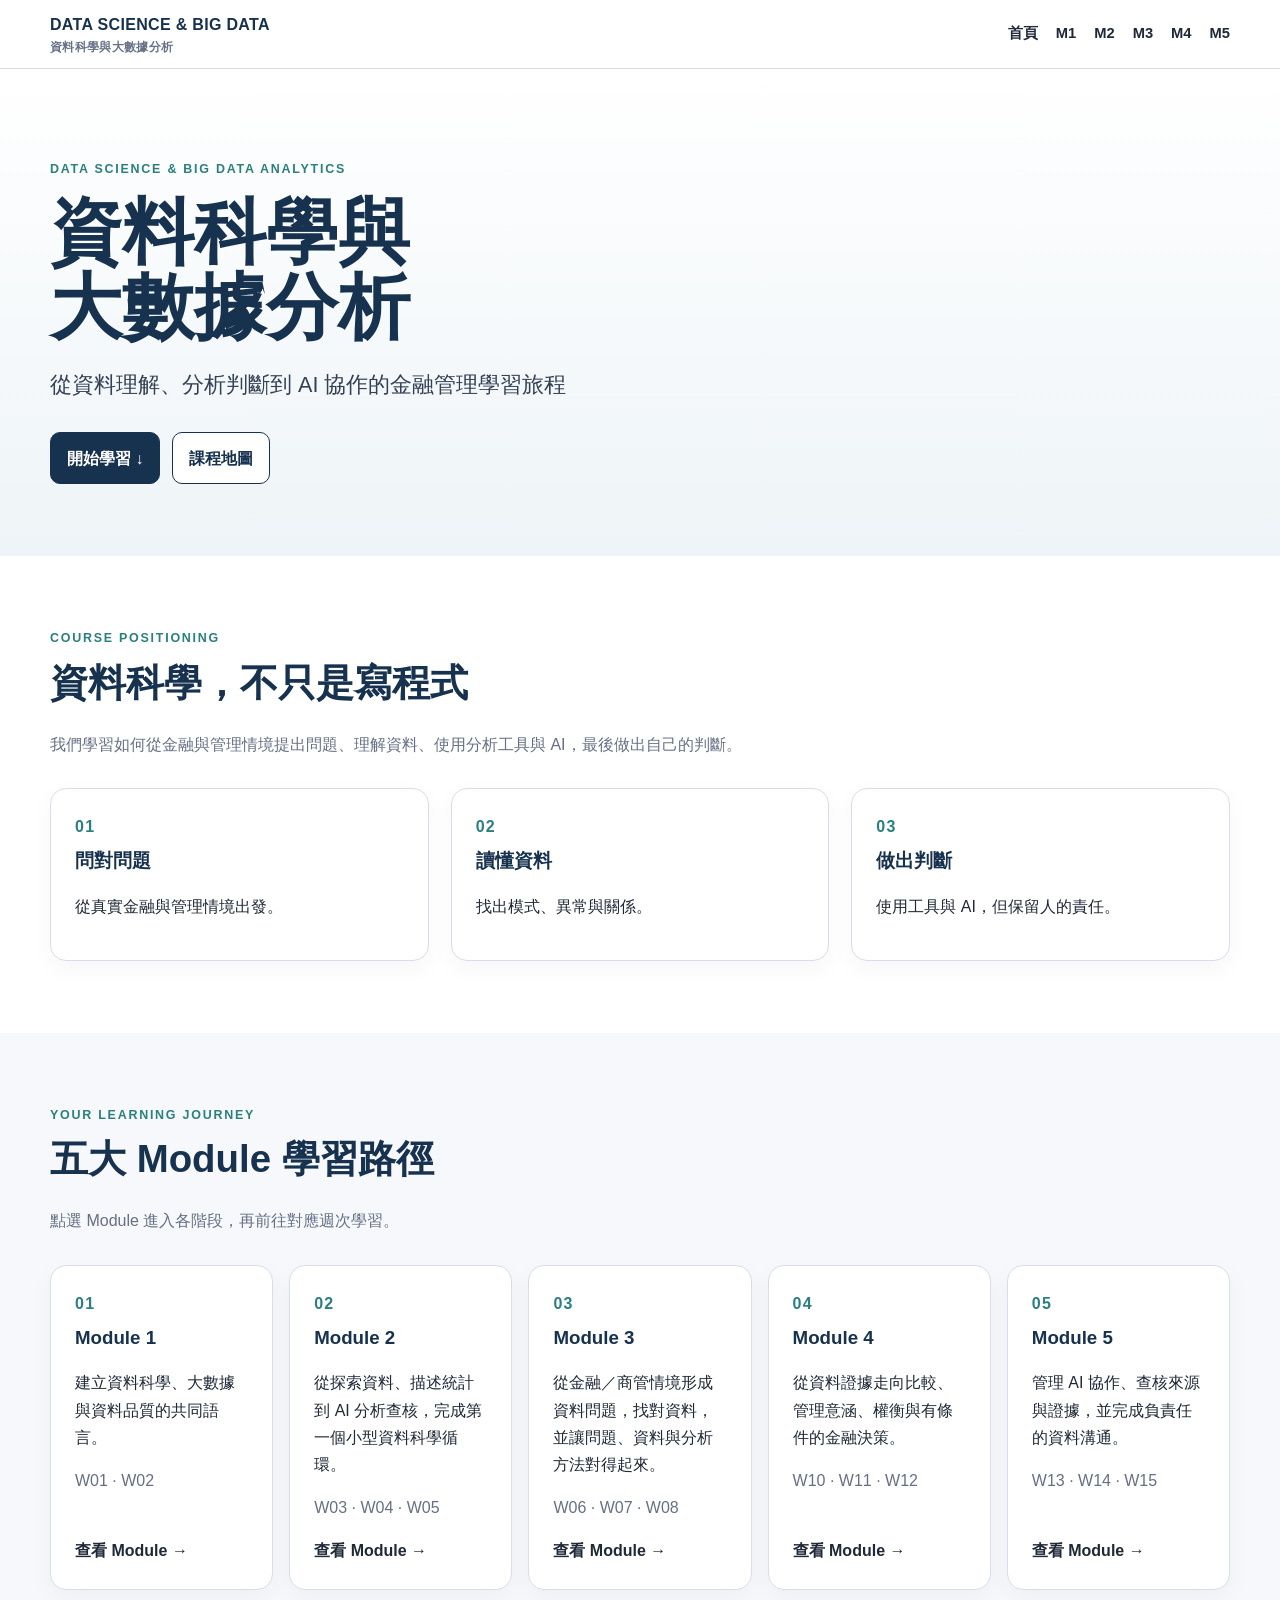
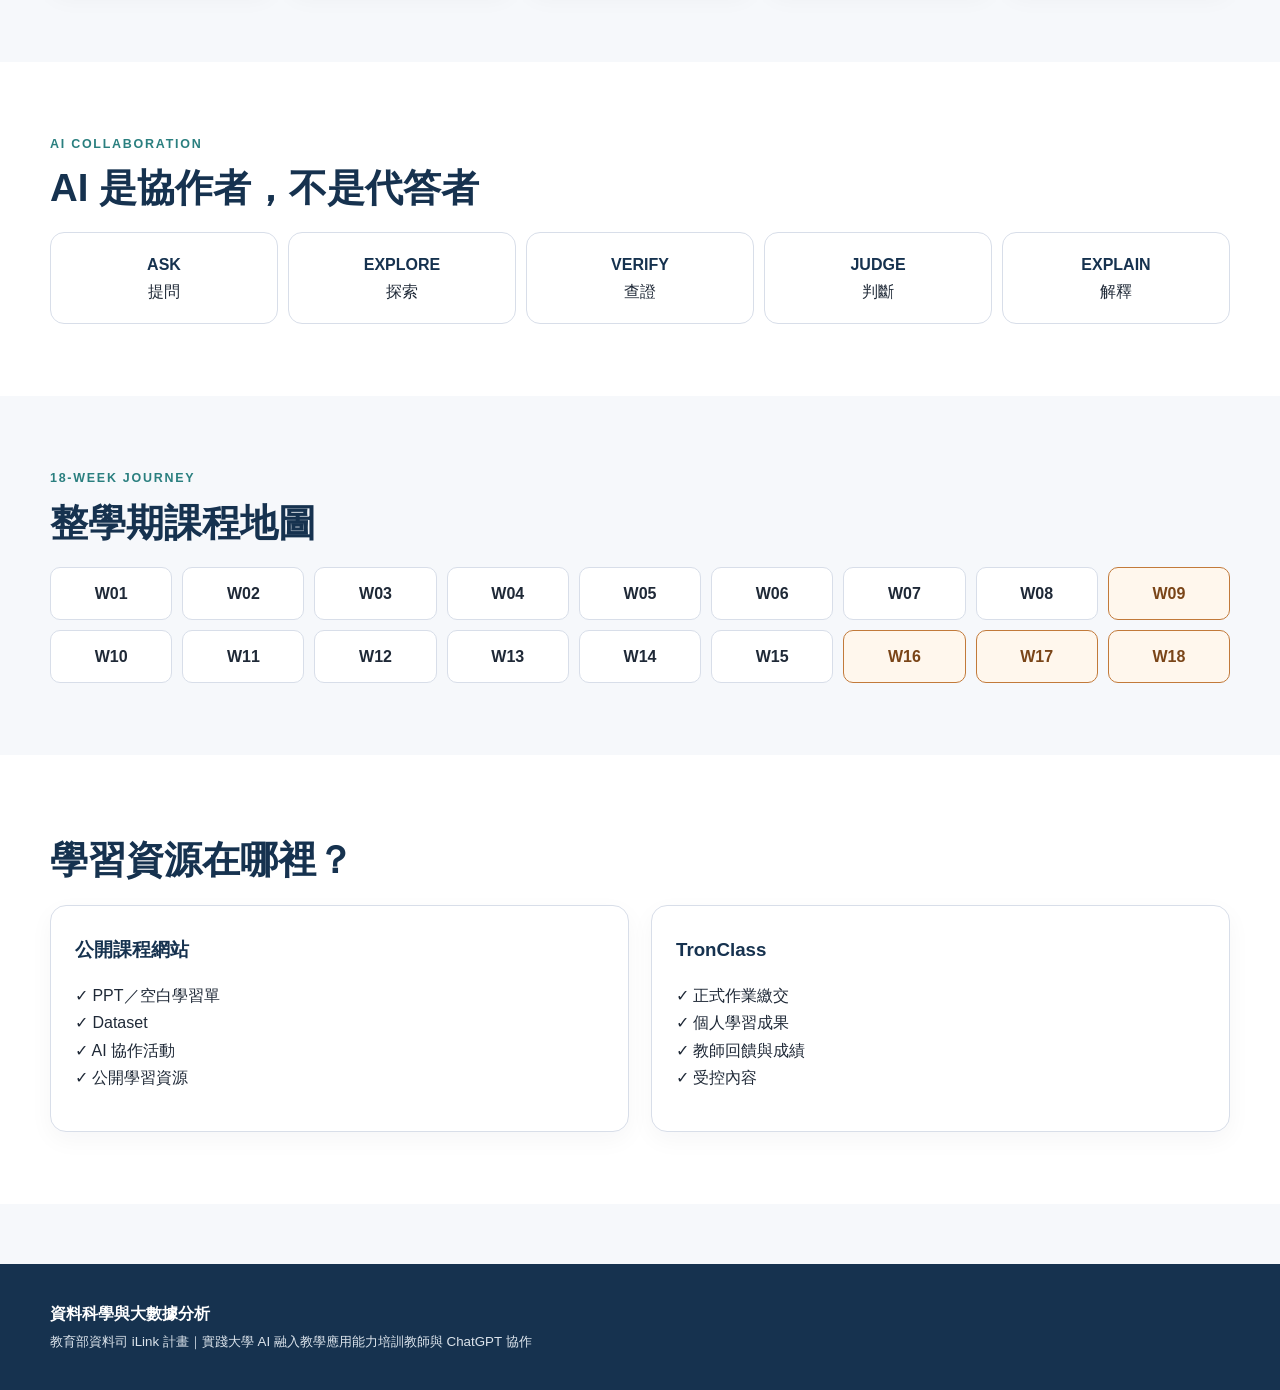
<file: index.html>
<!doctype html><html lang="zh-Hant"><head><meta charset="utf-8"><meta name="viewport" content="width=device-width,initial-scale=1"><title>資料科學與大數據分析</title><link rel="stylesheet" href="assets/css/style.css"></head><body>
<header class="site-header"><div class="container nav-wrap"><a class="brand" href="index.html">DATA SCIENCE & BIG DATA<small>資料科學與大數據分析</small></a><button class="mobile-toggle" aria-label="開啟選單">☰</button><nav class="nav"></nav></div></header>
<main>
<section class="hero"><div class="container"><div class="eyebrow">DATA SCIENCE & BIG DATA ANALYTICS</div><h1>資料科學與<br>大數據分析</h1><p class="lead">從資料理解、分析判斷到 AI 協作的金融管理學習旅程</p><div class="hero-actions"><a class="btn" href="#journey">開始學習 ↓</a><a class="btn secondary" href="#weeks">課程地圖</a></div></div></section>
<section class="section alt"><div class="container"><div class="eyebrow">COURSE POSITIONING</div><h2>資料科學，不只是寫程式</h2><p class="section-intro">我們學習如何從金融與管理情境提出問題、理解資料、使用分析工具與 AI，最後做出自己的判斷。</p><div class="grid cols-3"><div class="card"><div class="num">01</div><h3>問對問題</h3><p>從真實金融與管理情境出發。</p></div><div class="card"><div class="num">02</div><h3>讀懂資料</h3><p>找出模式、異常與關係。</p></div><div class="card"><div class="num">03</div><h3>做出判斷</h3><p>使用工具與 AI，但保留人的責任。</p></div></div></div></section>
<section class="section" id="journey"><div class="container"><div class="eyebrow">YOUR LEARNING JOURNEY</div><h2>五大 Module 學習路徑</h2><p class="section-intro">點選 Module 進入各階段，再前往對應週次學習。</p><div id="module-grid" class="module-grid"></div></div></section>
<section class="section alt"><div class="container"><div class="eyebrow">AI COLLABORATION</div><h2>AI 是協作者，不是代答者</h2><div class="flow"><div class="flow-step"><b>ASK</b>提問</div><div class="flow-step"><b>EXPLORE</b>探索</div><div class="flow-step"><b>VERIFY</b>查證</div><div class="flow-step"><b>JUDGE</b>判斷</div><div class="flow-step"><b>EXPLAIN</b>解釋</div></div></div></section>
<section class="section" id="weeks"><div class="container"><div class="eyebrow">18-WEEK JOURNEY</div><h2>整學期課程地圖</h2><div class="timeline"> 
<script>for(let i=1;i<=18;i++){document.write(`<div class="week-chip ${[9,16,17,18].includes(i)?'special':''}">W${String(i).padStart(2,'0')}</div>`)}</script>
</div></div></section>
<section class="section alt"><div class="container"><h2>學習資源在哪裡？</h2><div class="grid cols-2"><div class="card"><h3>公開課程網站</h3><p>✓ PPT／空白學習單<br>✓ Dataset<br>✓ AI 協作活動<br>✓ 公開學習資源</p></div><div class="card"><h3>TronClass</h3><p>✓ 正式作業繳交<br>✓ 個人學習成果<br>✓ 教師回饋與成績<br>✓ 受控內容</p></div></div></div></section>
</main><footer class="footer"><div class="container"><strong>資料科學與大數據分析</strong><br><small>教育部資料司 iLink 計畫｜實踐大學 AI 融入教學應用能力培訓教師與 ChatGPT 協作</small></div></footer>
<script src="assets/js/course-data.js"></script><script src="assets/js/main.js"></script></body></html>
</file>
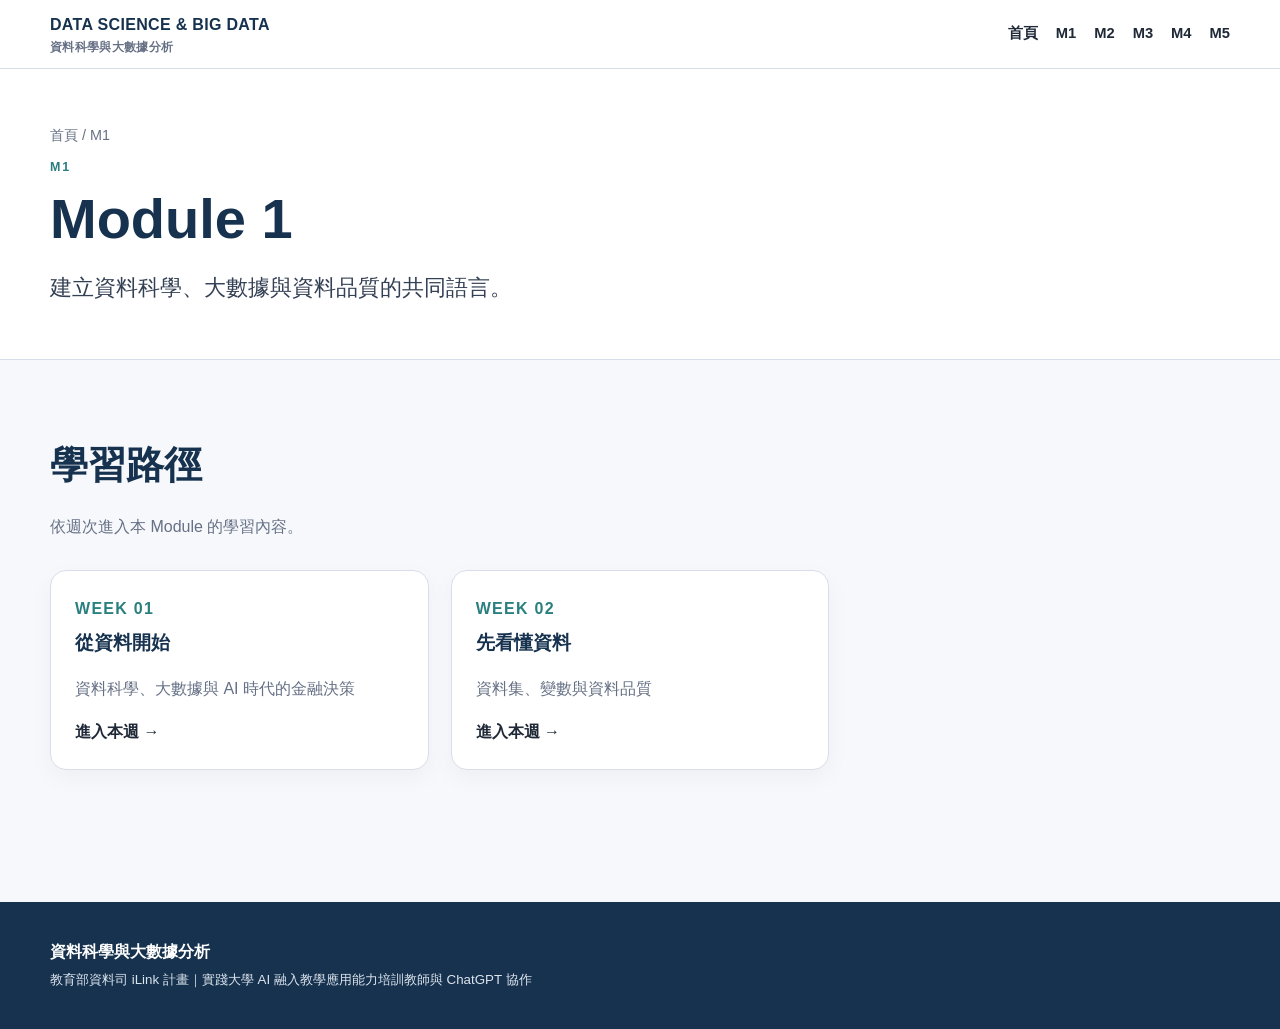
<file: modules/module.html>
<!doctype html><html lang="zh-Hant"><head><meta charset="utf-8"><meta name="viewport" content="width=device-width,initial-scale=1"><title>Module｜資料科學與大數據分析</title><link rel="stylesheet" href="../assets/css/style.css"></head><body id="module-page">
<header class="site-header"><div class="container nav-wrap"><a class="brand" href="../index.html">DATA SCIENCE & BIG DATA<small>資料科學與大數據分析</small></a><button class="mobile-toggle" aria-label="開啟選單">☰</button><nav class="nav"></nav></div></header>
<main><section class="page-hero"><div class="container"><div class="breadcrumbs">首頁 / <span class="module-code-text"></span></div><div class="eyebrow" id="module-code"></div><h1 id="module-title"></h1><p class="lead" id="module-description"></p></div></section>
<section class="section"><div class="container"><h2>學習路徑</h2><p class="section-intro">依週次進入本 Module 的學習內容。</p><div id="module-weeks" class="grid cols-3"></div></div></section></main>
<footer class="footer"><div class="container"><strong>資料科學與大數據分析</strong><br><small>教育部資料司 iLink 計畫｜實踐大學 AI 融入教學應用能力培訓教師與 ChatGPT 協作</small></div></footer><script src="../assets/js/course-data.js"></script><script src="../assets/js/main.js"></script></body></html>
</file>
<file: assets/css/style.css>
:root{
  --navy:#16324F;
  --teal:#2A7F7F;
  --accent:#C27A3A;
  --bg:#F6F8FB;
  --card:#FFFFFF;
  --text:#1F2937;
  --muted:#667085;
  --line:#D8DEE9;
  --max:1180px;
}
*{box-sizing:border-box}
html{scroll-behavior:smooth}
body{margin:0;font-family:-apple-system,BlinkMacSystemFont,"Segoe UI","Noto Sans TC","Microsoft JhengHei",sans-serif;color:var(--text);background:var(--bg);line-height:1.7}
a{color:inherit;text-decoration:none}
img{max-width:100%}
.container{width:min(calc(100% - 32px),var(--max));margin:auto}
.site-header{position:sticky;top:0;z-index:30;background:rgba(255,255,255,.96);border-bottom:1px solid var(--line);backdrop-filter:blur(8px)}
.nav-wrap{min-height:68px;display:flex;align-items:center;justify-content:space-between;gap:24px}
.brand{font-weight:800;color:var(--navy);letter-spacing:.02em}.brand small{display:block;font-weight:600;font-size:.72rem;color:var(--muted)}
.nav{display:flex;align-items:center;gap:18px}.nav a{font-weight:700;font-size:.92rem}.nav a:hover,.nav a:focus{color:var(--teal)}
.btn{display:inline-flex;align-items:center;justify-content:center;padding:.72rem 1rem;border-radius:10px;background:var(--navy);color:#fff;font-weight:800;border:1px solid var(--navy)}
.btn.secondary{background:#fff;color:var(--navy)}
.hero{padding:90px 0 72px;background:linear-gradient(180deg,#fff 0%,#eef4f7 100%)}
.eyebrow{text-transform:uppercase;letter-spacing:.14em;font-size:.78rem;font-weight:800;color:var(--teal)}
h1{font-size:clamp(2.25rem,6vw,4.5rem);line-height:1.05;margin:.2em 0;color:var(--navy)}
.lead{font-size:clamp(1.05rem,2.2vw,1.35rem);max-width:760px;color:#344054}.hero-actions{display:flex;gap:12px;flex-wrap:wrap;margin-top:28px}
.section{padding:72px 0}.section.alt{background:#fff}.section h2{font-size:clamp(1.8rem,3vw,2.6rem);margin:0 0 12px;color:var(--navy)}
.section-intro{max-width:760px;color:var(--muted);margin-bottom:30px}
.grid{display:grid;gap:22px}.grid.cols-3{grid-template-columns:repeat(3,1fr)}.grid.cols-2{grid-template-columns:repeat(2,1fr)}
.card{background:var(--card);border:1px solid var(--line);border-radius:16px;padding:24px;box-shadow:0 8px 24px rgba(17,24,39,.04);transition:.18s ease}.card:hover{transform:translateY(-3px);box-shadow:0 12px 30px rgba(17,24,39,.08)}
.card .num{font-weight:900;color:var(--teal);letter-spacing:.08em}.card h3{margin:.3rem 0 .5rem;color:var(--navy)}
.module-grid{display:grid;grid-template-columns:repeat(5,1fr);gap:16px}.module-card{min-height:190px;display:flex;flex-direction:column;justify-content:space-between}
.flow{display:grid;grid-template-columns:repeat(5,1fr);gap:10px;align-items:center}.flow-step{text-align:center;padding:18px 10px;background:#fff;border:1px solid var(--line);border-radius:14px}.flow-step b{display:block;color:var(--navy)}
.timeline{display:grid;grid-template-columns:repeat(9,1fr);gap:10px}.week-chip{padding:12px 8px;text-align:center;background:#fff;border:1px solid var(--line);border-radius:10px;font-weight:800}.week-chip.special{border-color:var(--accent);color:#7A4518;background:#FFF7ED}
.page-hero{padding:54px 0 30px;background:#fff;border-bottom:1px solid var(--line)}.breadcrumbs{font-size:.9rem;color:var(--muted);margin-bottom:10px}.page-hero h1{font-size:clamp(2rem,5vw,3.5rem)}
.resource-grid{display:grid;grid-template-columns:repeat(3,1fr);gap:16px}.resource-card{border:1px solid var(--line);border-radius:14px;padding:18px;background:#fff}.resource-card h3{margin-top:0}.resource-card .actions{display:flex;gap:8px;flex-wrap:wrap}
.ai-card{border-left:5px solid var(--teal);background:#F0FAFA}.notice{border-left:5px solid var(--accent);background:#FFF7ED;padding:18px;border-radius:10px}.muted{color:var(--muted)}
.footer{padding:36px 0;background:var(--navy);color:#fff;margin-top:60px}.footer small{color:#DCE4EC}
.mobile-toggle{display:none;background:none;border:0;font-size:1.5rem}
.hidden{display:none!important}
@media(max-width:900px){.module-grid{grid-template-columns:repeat(2,1fr)}.grid.cols-3,.resource-grid{grid-template-columns:1fr 1fr}.flow{grid-template-columns:1fr}.timeline{grid-template-columns:repeat(4,1fr)}.nav{display:none;position:absolute;top:68px;left:0;right:0;background:#fff;padding:18px 24px;border-bottom:1px solid var(--line);flex-direction:column;align-items:flex-start}.nav.open{display:flex}.mobile-toggle{display:block}}
@media(max-width:620px){.hero{padding-top:64px}.module-grid,.grid.cols-3,.grid.cols-2,.resource-grid{grid-template-columns:1fr}.timeline{grid-template-columns:repeat(3,1fr)}.section{padding:54px 0}.container{width:min(calc(100% - 24px),var(--max))}}

.week-nav{display:grid;grid-template-columns:1fr 1fr;gap:1rem}.week-nav-card{display:flex;flex-direction:column;gap:.4rem}.week-nav-card.next{text-align:right}@media(max-width:700px){.week-nav{grid-template-columns:1fr}.week-nav-card.next{text-align:left}}
</file>
